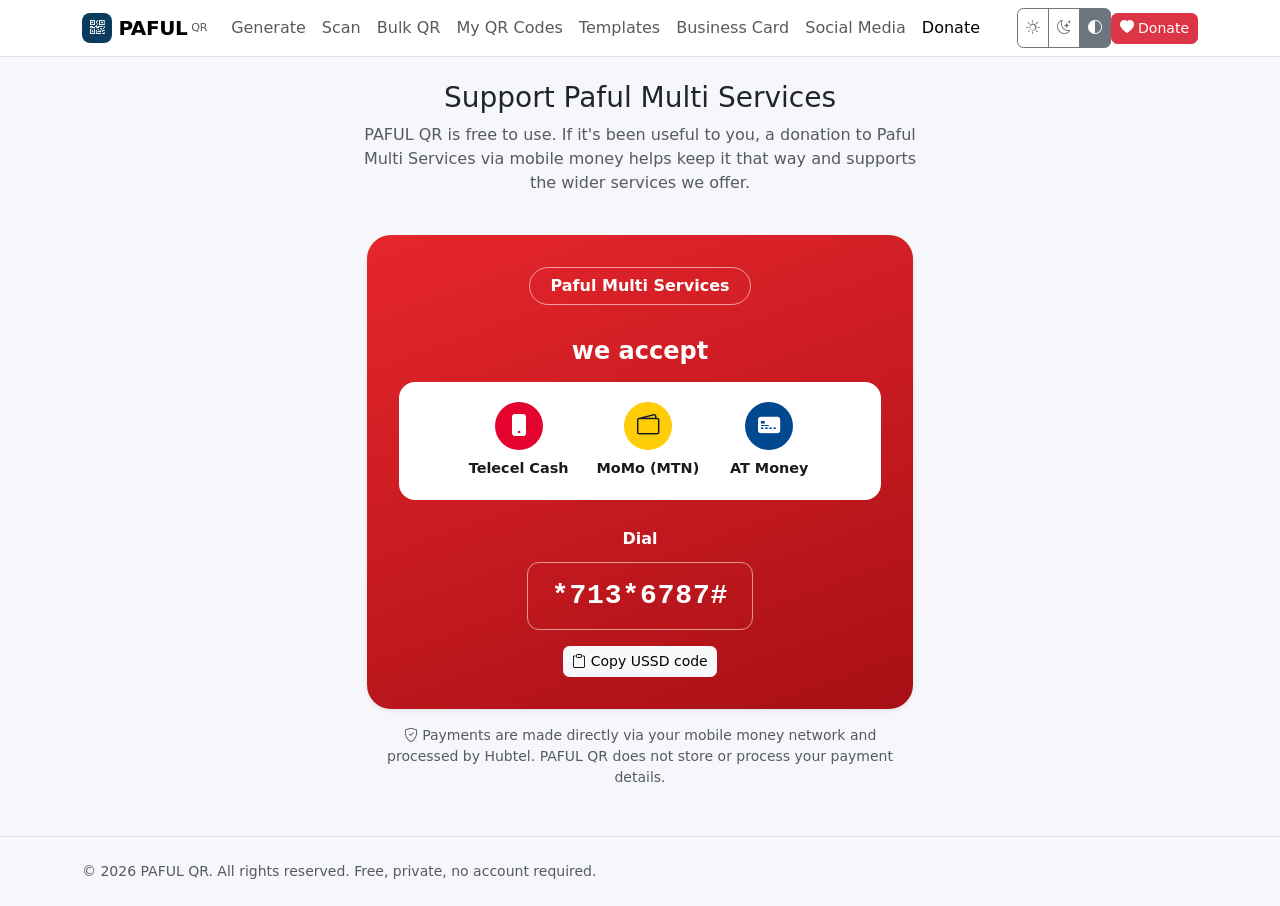
<file: donate.html>
<!DOCTYPE html>
<html lang="en">
<head>
  <meta charset="UTF-8">
  <meta name="viewport" content="width=device-width, initial-scale=1.0">
  <title>Donate | PAFUL QR</title>
  <meta name="description" content="Support Paful Multi Services and PAFUL QR via mobile money — Telecel Cash, MTN MoMo or AT Money.">
  <link rel="canonical" href="https://paful-qr.example.com/donate.html">
  <link rel="icon" type="image/svg+xml" href="assets/icons/favicon.svg">
  <link rel="apple-touch-icon" href="assets/icons/apple-touch-icon.png">
  <link rel="manifest" href="manifest.json">
  <meta name="theme-color" content="#0b3c5d">

  <link rel="stylesheet" href="https://cdn.jsdelivr.net/npm/bootstrap@5.3.3/dist/css/bootstrap.min.css">
  <link rel="stylesheet" href="https://cdn.jsdelivr.net/npm/bootstrap-icons@1.11.3/font/bootstrap-icons.min.css">
  <link rel="stylesheet" href="css/paful-qr.css">
  <link rel="stylesheet" href="css/print.css" media="print">
</head>
<body>
  <a class="visually-hidden-focusable" href="#main">Skip to content</a>

  <nav class="navbar navbar-expand-lg sticky-top bg-body border-bottom">
    <div class="container">
      <a class="navbar-brand d-flex align-items-center" href="index.html#top">
        <span class="brand-mark"><i class="bi bi-qr-code"></i></span>
        PAFUL<span class="brand-tag ms-1">QR</span>
      </a>
      <div class="d-flex align-items-center gap-2 order-lg-3">
        <a href="donate.html" class="btn btn-sm btn-danger d-flex align-items-center gap-1">
          <i class="bi bi-heart-fill"></i><span class="d-none d-sm-inline">Donate</span>
        </a>
        <button class="navbar-toggler" type="button" id="navToggle" data-bs-toggle="offcanvas" data-bs-target="#primaryNav" aria-controls="primaryNav" aria-label="Toggle navigation">
          <span class="navbar-toggler-icon"></span>
        </button>
      </div>

      <div class="offcanvas offcanvas-end order-lg-2" tabindex="-1" id="primaryNav" aria-labelledby="primaryNavLabel">
        <div class="offcanvas-header">
          <h2 class="offcanvas-title h6" id="primaryNavLabel">Menu</h2>
          <button type="button" class="btn-close" data-bs-dismiss="offcanvas" aria-label="Close"></button>
        </div>
        <div class="offcanvas-body">
          <ul class="navbar-nav flex-grow-1 mb-3 mb-lg-0">
            <li class="nav-item"><a class="nav-link" href="index.html#generator">Generate</a></li>
            <li class="nav-item"><a class="nav-link" href="scanner.html">Scan</a></li>
            <li class="nav-item"><a class="nav-link" href="bulk.html">Bulk QR</a></li>
            <li class="nav-item"><a class="nav-link" href="history.html">My QR Codes</a></li>
            <li class="nav-item"><a class="nav-link" href="templates.html">Templates</a></li>
            <li class="nav-item"><a class="nav-link" href="business-card.html">Business Card</a></li>
            <li class="nav-item"><a class="nav-link" href="social-media.html">Social Media</a></li>
            <li class="nav-item"><a class="nav-link active" aria-current="page" href="donate.html">Donate</a></li>
          </ul>
          <div class="btn-group" role="group" aria-label="Theme">
            <button type="button" class="btn btn-outline-secondary btn-sm" data-theme-option="light" aria-pressed="false" aria-label="Light mode"><i class="bi bi-sun"></i></button>
            <button type="button" class="btn btn-outline-secondary btn-sm" data-theme-option="dark" aria-pressed="false" aria-label="Dark mode"><i class="bi bi-moon-stars"></i></button>
            <button type="button" class="btn btn-outline-secondary btn-sm" data-theme-option="system" aria-pressed="false" aria-label="Match system theme"><i class="bi bi-circle-half"></i></button>
          </div>
        </div>
      </div>
    </div>
  </nav>

  <main id="main">
    <div class="container py-4 text-center">
      <h1 class="h3" id="donateHeading">Support Paful Multi Services</h1>
      <p class="text-body-secondary mx-auto" id="donateDescription" style="max-width: 560px;">
        PAFUL QR is free to use. If it's been useful to you, a donation to Paful Multi Services
        via mobile money helps keep it that way and supports the wider services we offer.
      </p>
    </div>

    <div class="container pb-5">
      <div class="row justify-content-center">
        <div class="col-lg-7 col-xl-6">
          <div class="donate-card shadow-sm">
            <span class="donate-pill mb-3">Paful Multi Services</span>
            <h2 class="h4 fw-bold mt-3 mb-3" id="paymentSectionTitle">we accept</h2>

            <div class="payment-methods mb-4" id="paymentMethods">
              <div class="payment-method" data-method="telecel">
                <span class="payment-icon" style="background:#e4032e;"><i class="bi bi-phone-fill"></i></span>
                <span class="method-label">Telecel Cash</span>
              </div>
              <div class="payment-method" data-method="momo">
                <span class="payment-icon" style="background:#ffcc08; color:#0f172a;"><i class="bi bi-wallet2"></i></span>
                <span class="method-label">MoMo (MTN)</span>
              </div>
              <div class="payment-method" data-method="at_money">
                <span class="payment-icon" style="background:#004990;"><i class="bi bi-credit-card-2-front-fill"></i></span>
                <span class="method-label">AT Money</span>
              </div>
            </div>

            <div class="donate-pill mb-2" style="border:none; padding: 0.2rem 1rem;">Dial</div>
            <div>
              <span class="ussd-box" id="ussdCode">*713*6787#</span>
            </div>
            <div class="mt-3">
              <button type="button" id="copyUssdBtn" class="btn btn-light btn-sm">
                <i class="bi bi-clipboard"></i> Copy USSD code
              </button>
            </div>
          </div>

          <p class="text-center text-body-secondary small mt-3 mb-0">
            <i class="bi bi-shield-check"></i> Payments are made directly via your mobile money network and processed by Hubtel. PAFUL QR does not store or process your payment details.
          </p>
        </div>
      </div>
    </div>
  </main>

  <footer class="border-top py-4">
    <div class="container d-flex flex-wrap justify-content-between align-items-center gap-2 small text-body-secondary">
      <span>© <span id="year"></span> PAFUL QR. All rights reserved. Free, private, no account required.</span>
      <button type="button" id="installBtn" class="btn btn-outline-secondary btn-sm" hidden><i class="bi bi-download"></i> Install App</button>
    </div>
  </footer>

  <div class="toast-container position-fixed end-0 p-3" style="top: 4.5rem; z-index: 1080;">
    <div id="appToast" class="toast align-items-center text-bg-primary border-0" role="status" aria-live="polite" aria-atomic="true">
      <div class="d-flex">
        <div class="toast-body"></div>
        <button type="button" class="btn-close btn-close-white me-2 m-auto" data-bs-dismiss="toast" aria-label="Close"></button>
      </div>
    </div>
  </div>

  <script src="https://cdn.jsdelivr.net/npm/bootstrap@5.3.3/dist/js/bootstrap.bundle.min.js"></script>
  <script src="js/utils.js"></script>
  <script src="js/theme.js"></script>
  <script src="js/toast.js"></script>
  <script src="js/sharing.js"></script>
  <script src="js/donate-page.js"></script>
  <script src="js/pwa.js"></script>
</body>
</html>
</file>
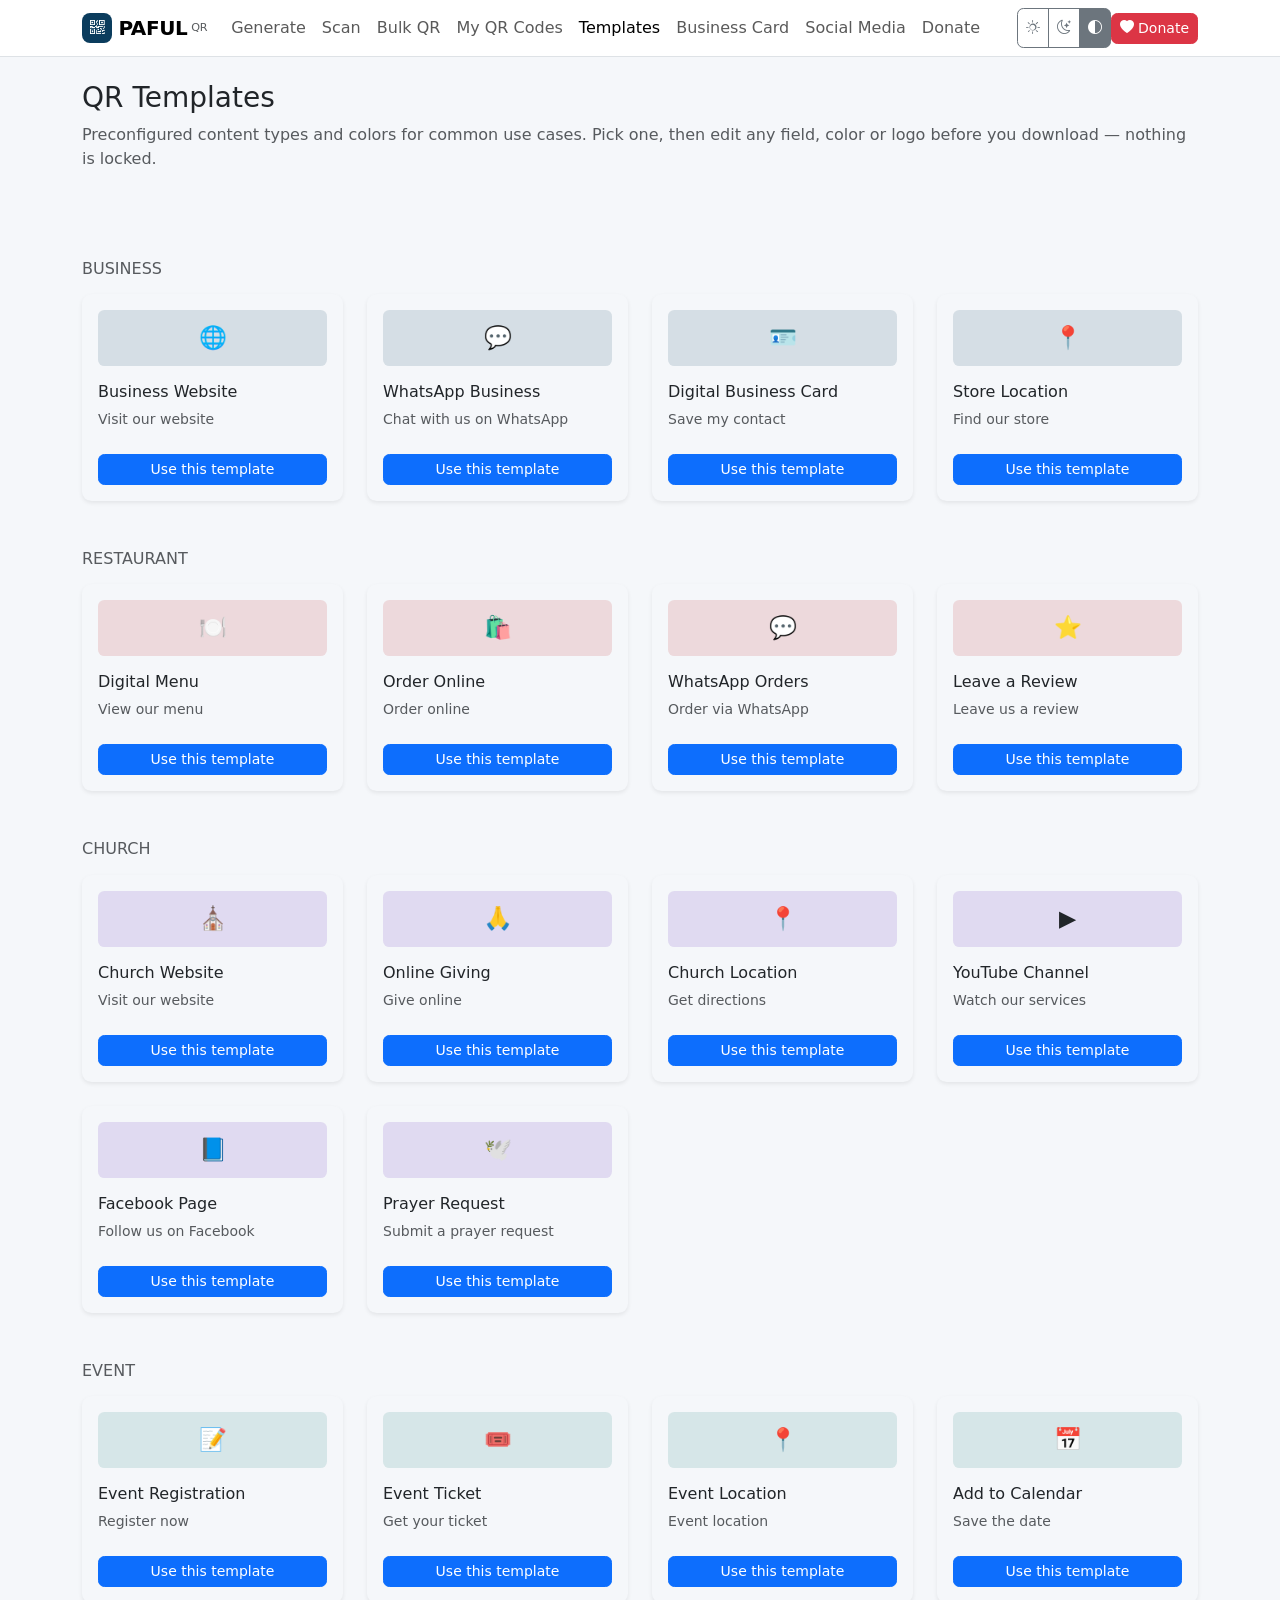
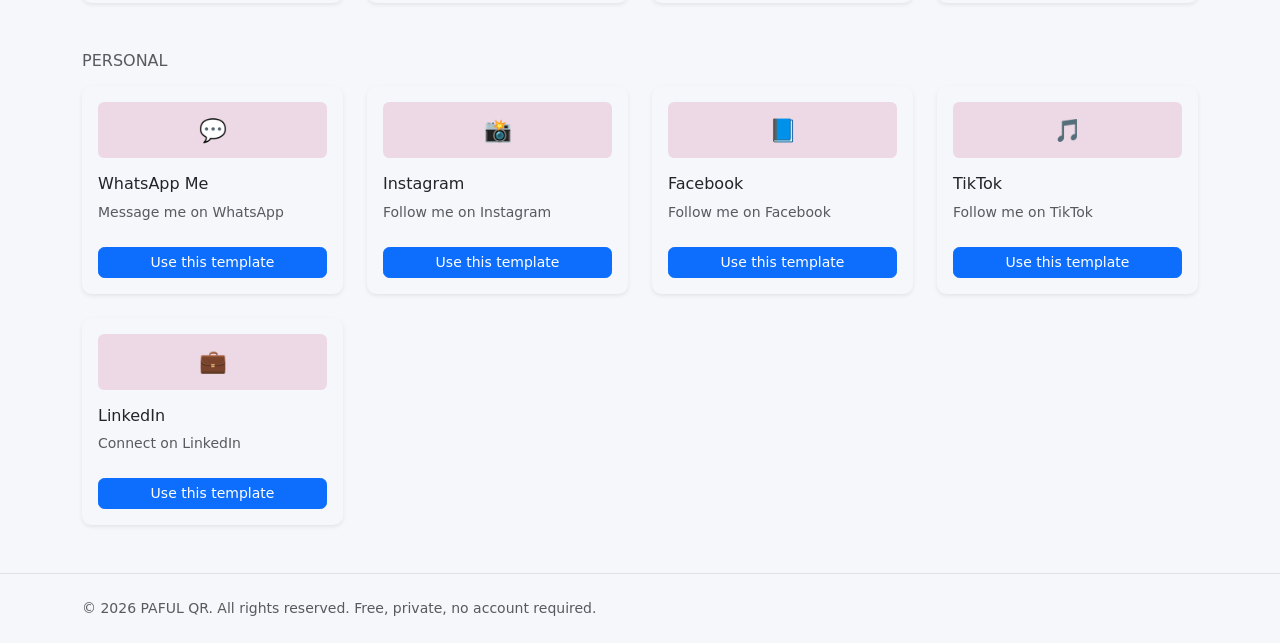
<file: templates.html>
<!DOCTYPE html>
<html lang="en">
<head>
  <meta charset="UTF-8">
  <meta name="viewport" content="width=device-width, initial-scale=1.0">
  <title>QR Templates | PAFUL QR</title>
  <meta name="description" content="Ready-made QR code presets for business, restaurants, churches, events and personal profiles — pick one and edit anything before you download.">
  <link rel="canonical" href="https://paful-qr.example.com/templates.html">
  <link rel="icon" type="image/svg+xml" href="assets/icons/favicon.svg">
  <link rel="apple-touch-icon" href="assets/icons/apple-touch-icon.png">
  <link rel="manifest" href="manifest.json">
  <meta name="theme-color" content="#0b3c5d">

  <link rel="stylesheet" href="https://cdn.jsdelivr.net/npm/bootstrap@5.3.3/dist/css/bootstrap.min.css">
  <link rel="stylesheet" href="https://cdn.jsdelivr.net/npm/bootstrap-icons@1.11.3/font/bootstrap-icons.min.css">
  <link rel="stylesheet" href="css/paful-qr.css">
  <link rel="stylesheet" href="css/print.css" media="print">
</head>
<body>
  <a class="visually-hidden-focusable" href="#main">Skip to content</a>

  <nav class="navbar navbar-expand-lg sticky-top bg-body border-bottom">
    <div class="container">
      <a class="navbar-brand d-flex align-items-center" href="index.html#top">
        <span class="brand-mark"><i class="bi bi-qr-code"></i></span>
        PAFUL<span class="brand-tag ms-1">QR</span>
      </a>
      <div class="d-flex align-items-center gap-2 order-lg-3">
        <a href="donate.html" class="btn btn-sm btn-danger d-flex align-items-center gap-1">
          <i class="bi bi-heart-fill"></i><span class="d-none d-sm-inline">Donate</span>
        </a>
        <button class="navbar-toggler" type="button" id="navToggle" data-bs-toggle="offcanvas" data-bs-target="#primaryNav" aria-controls="primaryNav" aria-label="Toggle navigation">
          <span class="navbar-toggler-icon"></span>
        </button>
      </div>

      <div class="offcanvas offcanvas-end order-lg-2" tabindex="-1" id="primaryNav" aria-labelledby="primaryNavLabel">
        <div class="offcanvas-header">
          <h2 class="offcanvas-title h6" id="primaryNavLabel">Menu</h2>
          <button type="button" class="btn-close" data-bs-dismiss="offcanvas" aria-label="Close"></button>
        </div>
        <div class="offcanvas-body">
          <ul class="navbar-nav flex-grow-1 mb-3 mb-lg-0">
            <li class="nav-item"><a class="nav-link" href="index.html#generator">Generate</a></li>
            <li class="nav-item"><a class="nav-link" href="scanner.html">Scan</a></li>
            <li class="nav-item"><a class="nav-link" href="bulk.html">Bulk QR</a></li>
            <li class="nav-item"><a class="nav-link" href="history.html">My QR Codes</a></li>
            <li class="nav-item"><a class="nav-link active" aria-current="page" href="templates.html">Templates</a></li>
            <li class="nav-item"><a class="nav-link" href="business-card.html">Business Card</a></li>
            <li class="nav-item"><a class="nav-link" href="social-media.html">Social Media</a></li>
            <li class="nav-item"><a class="nav-link" href="donate.html">Donate</a></li>
          </ul>
          <div class="btn-group" role="group" aria-label="Theme">
            <button type="button" class="btn btn-outline-secondary btn-sm" data-theme-option="light" aria-pressed="false" aria-label="Light mode"><i class="bi bi-sun"></i></button>
            <button type="button" class="btn btn-outline-secondary btn-sm" data-theme-option="dark" aria-pressed="false" aria-label="Dark mode"><i class="bi bi-moon-stars"></i></button>
            <button type="button" class="btn btn-outline-secondary btn-sm" data-theme-option="system" aria-pressed="false" aria-label="Match system theme"><i class="bi bi-circle-half"></i></button>
          </div>
        </div>
      </div>
    </div>
  </nav>

  <main id="main">
    <div class="container py-4">
      <h1 class="h3">QR Templates</h1>
      <p class="text-body-secondary">Preconfigured content types and colors for common use cases. Pick one, then edit any field, color or logo before you download — nothing is locked.</p>
    </div>

    <div class="container pb-5">
      <div id="templateGroups"></div>
    </div>
  </main>

  <footer class="border-top py-4">
    <div class="container d-flex flex-wrap justify-content-between align-items-center gap-2 small text-body-secondary">
      <span>© <span id="year"></span> PAFUL QR. All rights reserved. Free, private, no account required.</span>
      <button type="button" id="installBtn" class="btn btn-outline-secondary btn-sm" hidden><i class="bi bi-download"></i> Install App</button>
    </div>
  </footer>

  <div class="toast-container position-fixed end-0 p-3" style="top: 4.5rem; z-index: 1080;">
    <div id="appToast" class="toast align-items-center text-bg-primary border-0" role="status" aria-live="polite" aria-atomic="true">
      <div class="d-flex">
        <div class="toast-body"></div>
        <button type="button" class="btn-close btn-close-white me-2 m-auto" data-bs-dismiss="toast" aria-label="Close"></button>
      </div>
    </div>
  </div>

  <script src="https://cdn.jsdelivr.net/npm/bootstrap@5.3.3/dist/js/bootstrap.bundle.min.js"></script>
  <script src="js/config.js"></script>
  <script src="js/utils.js"></script>
  <script src="js/storage.js"></script>
  <script src="js/theme.js"></script>
  <script src="js/toast.js"></script>
  <script src="js/qr-history.js"></script>
  <script src="js/templates.js"></script>
  <script src="js/templates-page.js"></script>
  <script src="js/pwa.js"></script>
</body>
</html>
</file>
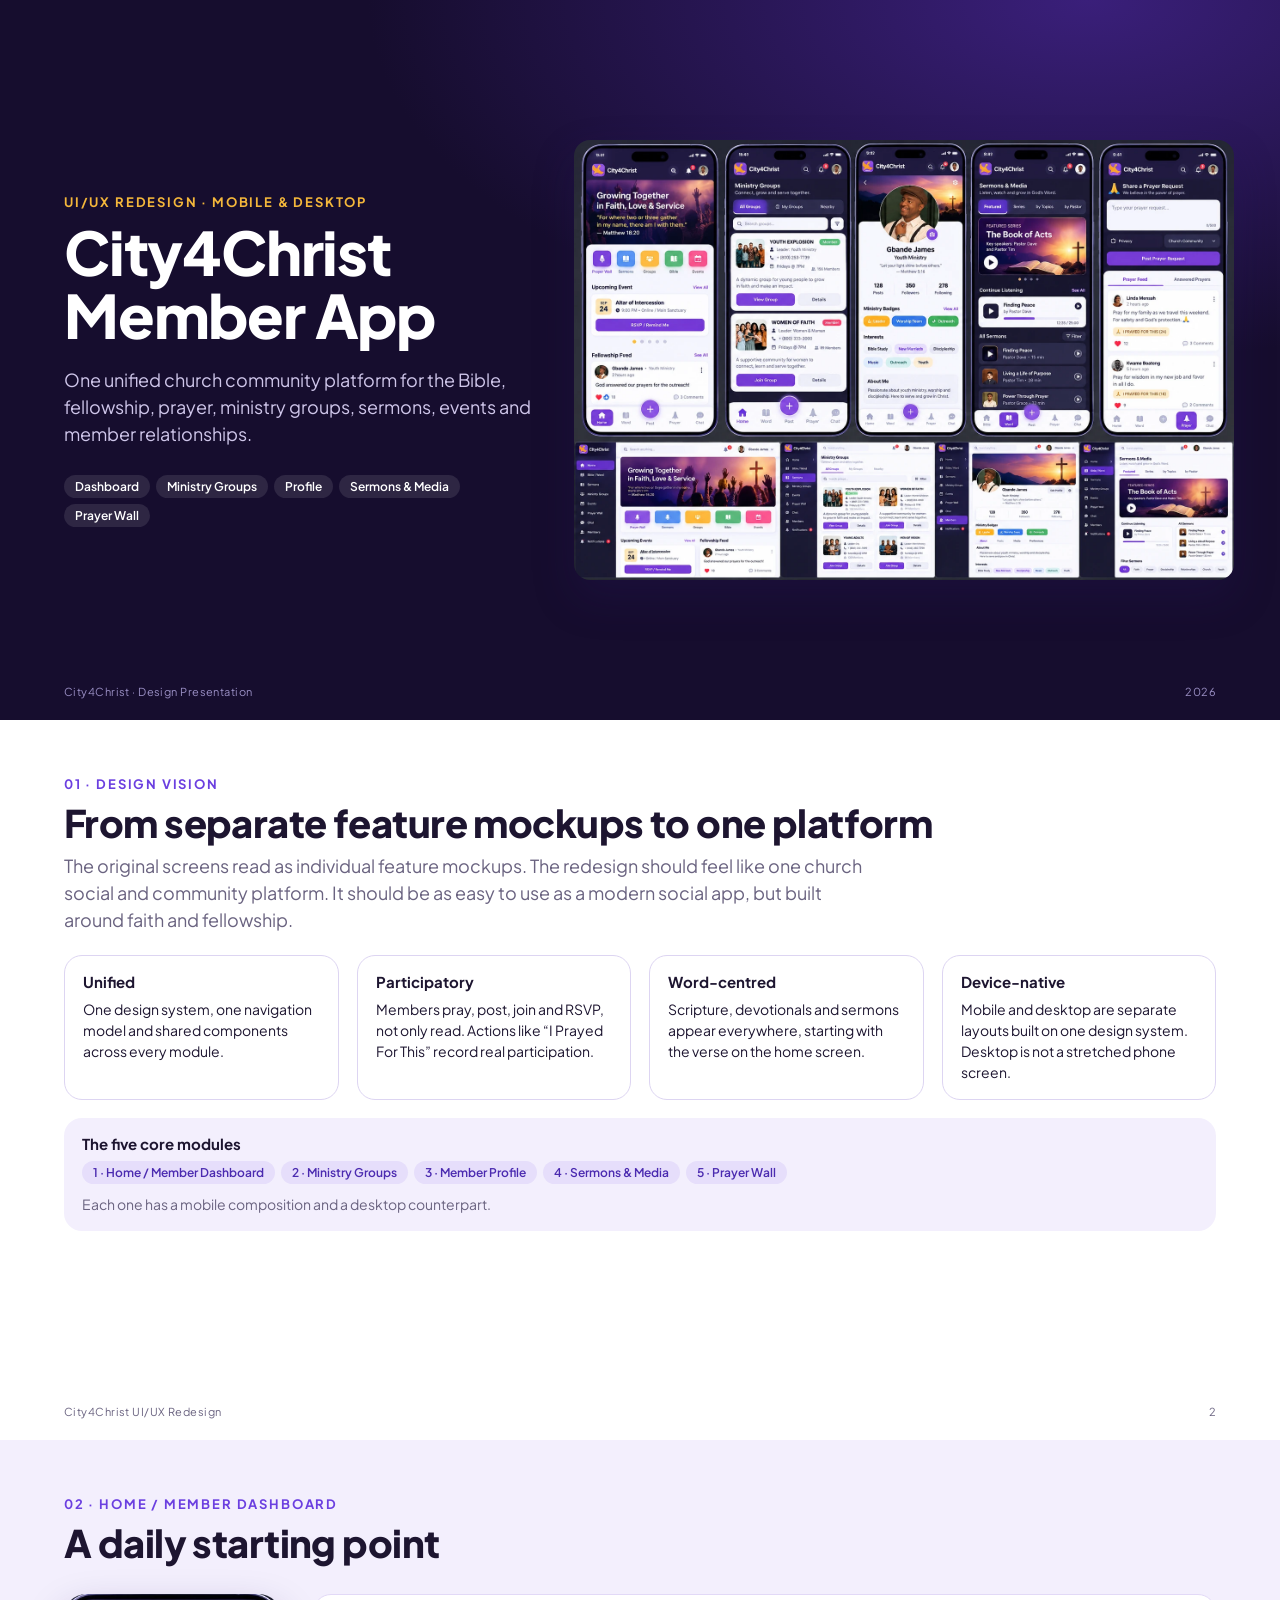
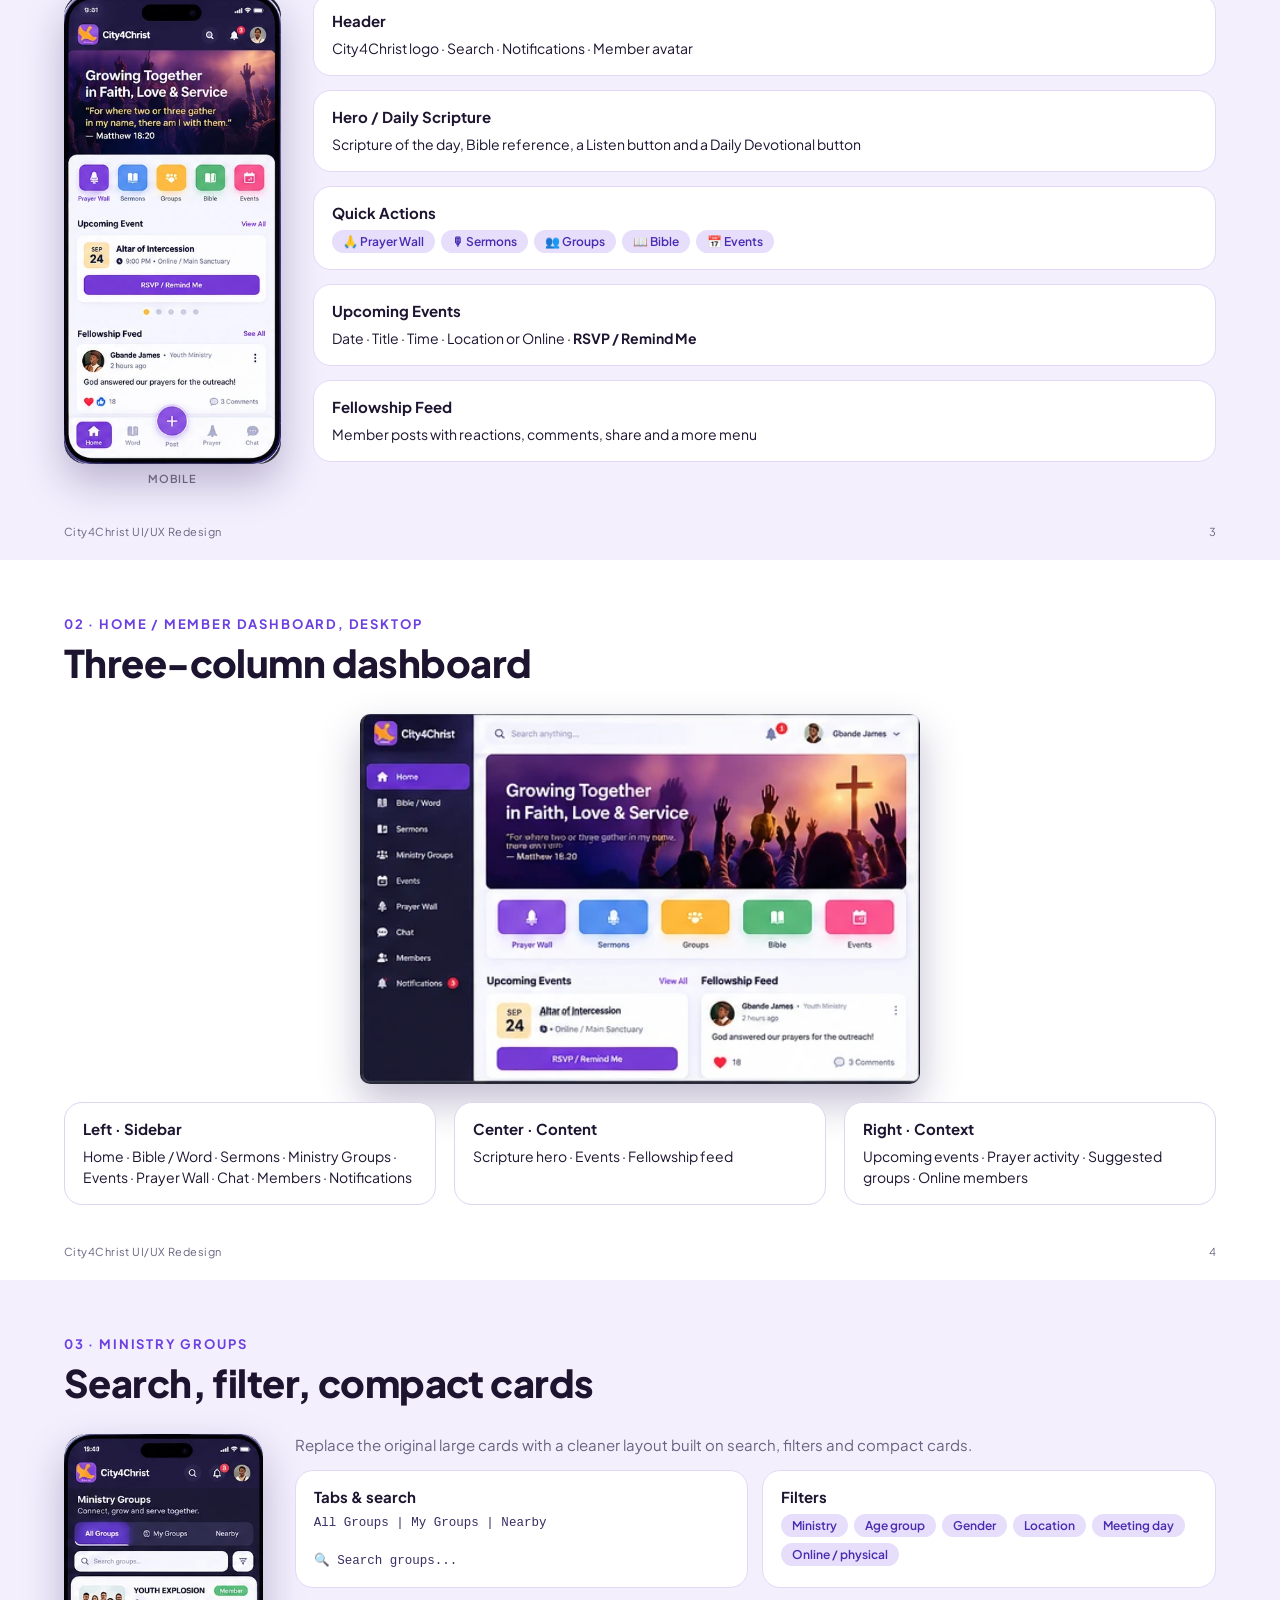
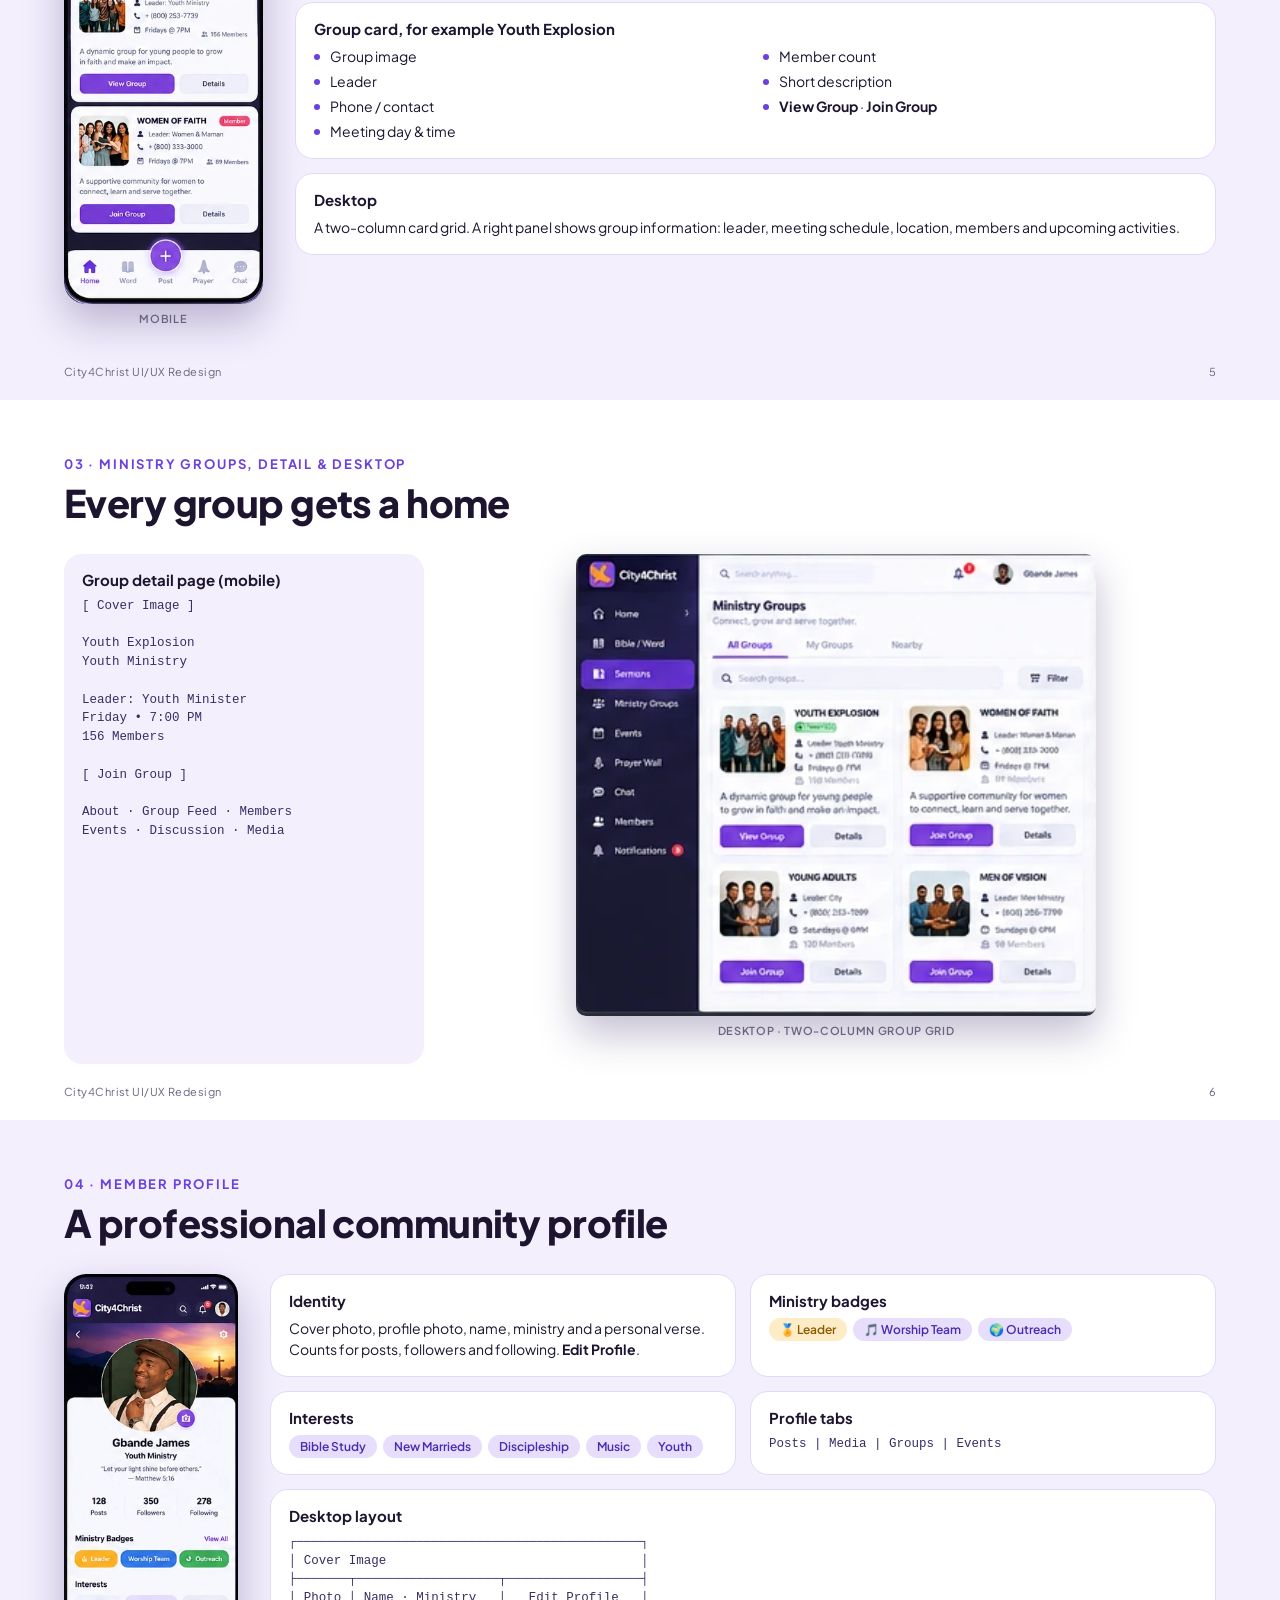
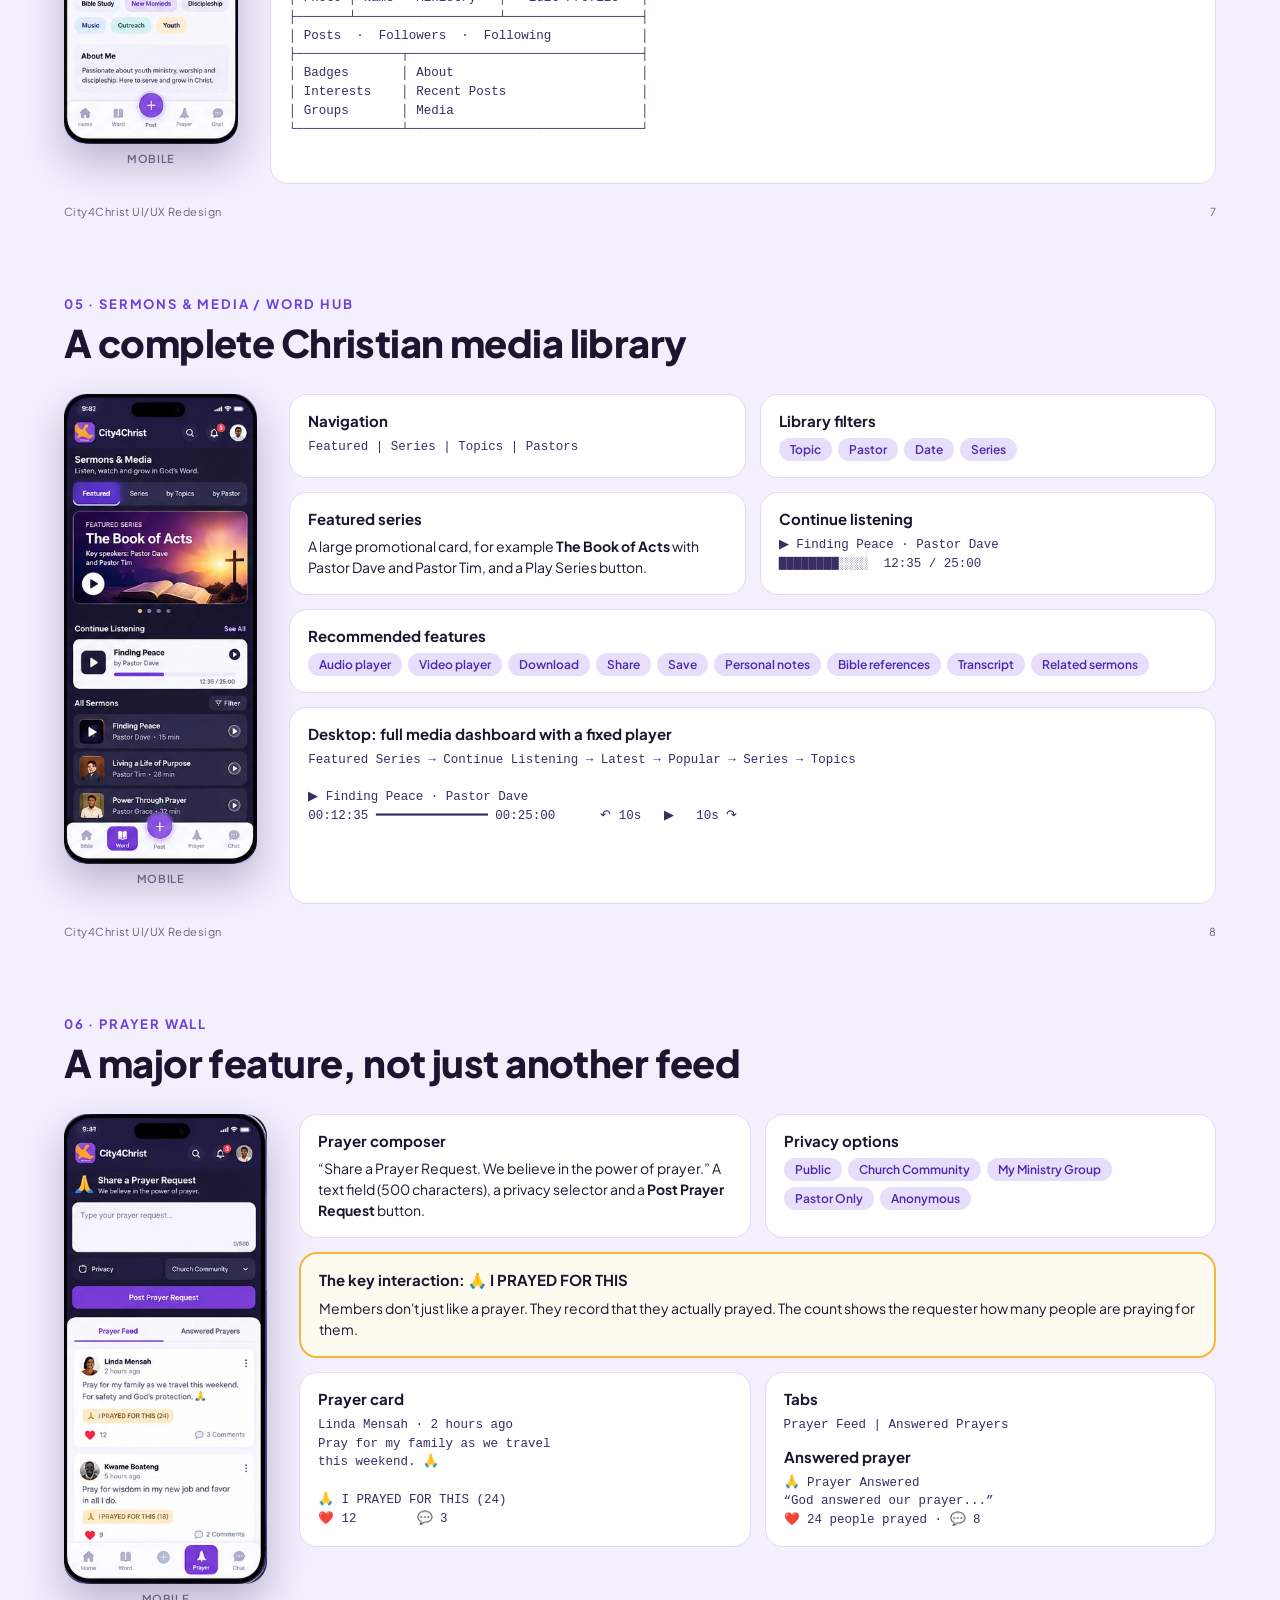
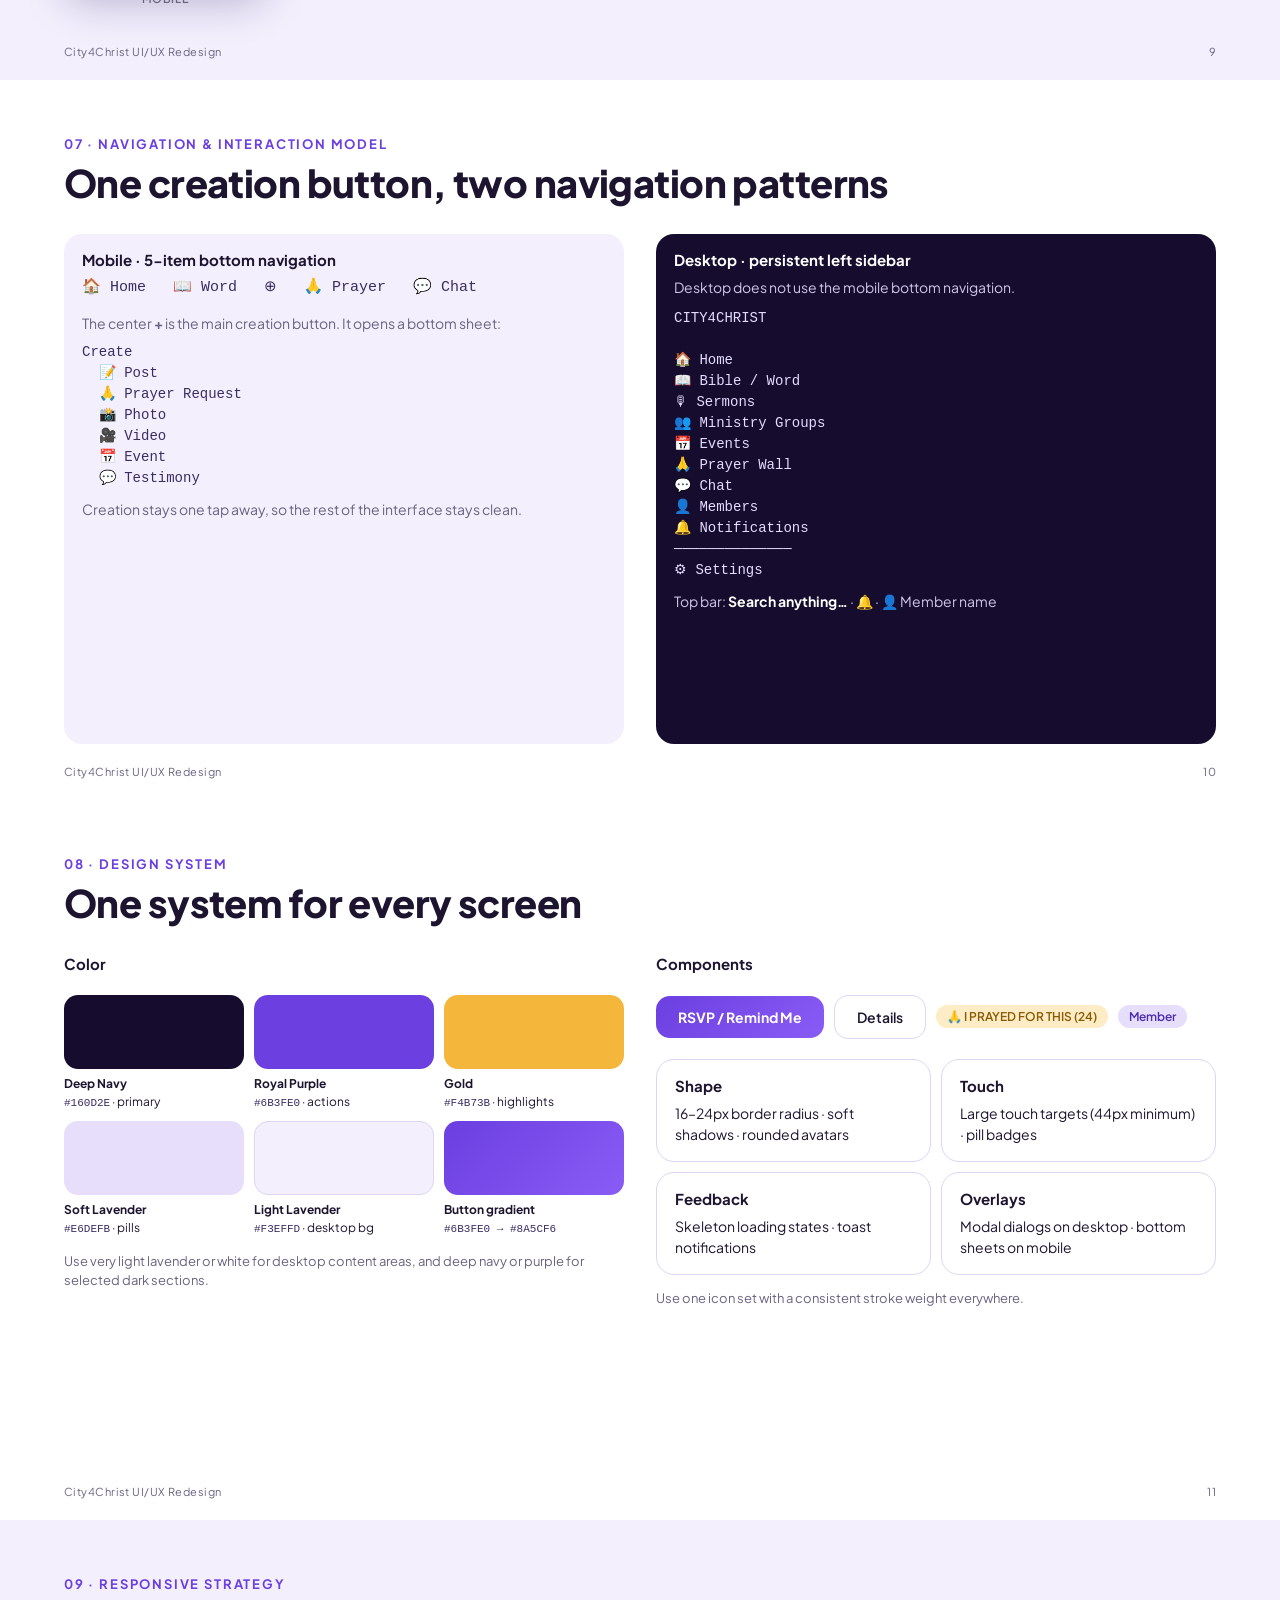
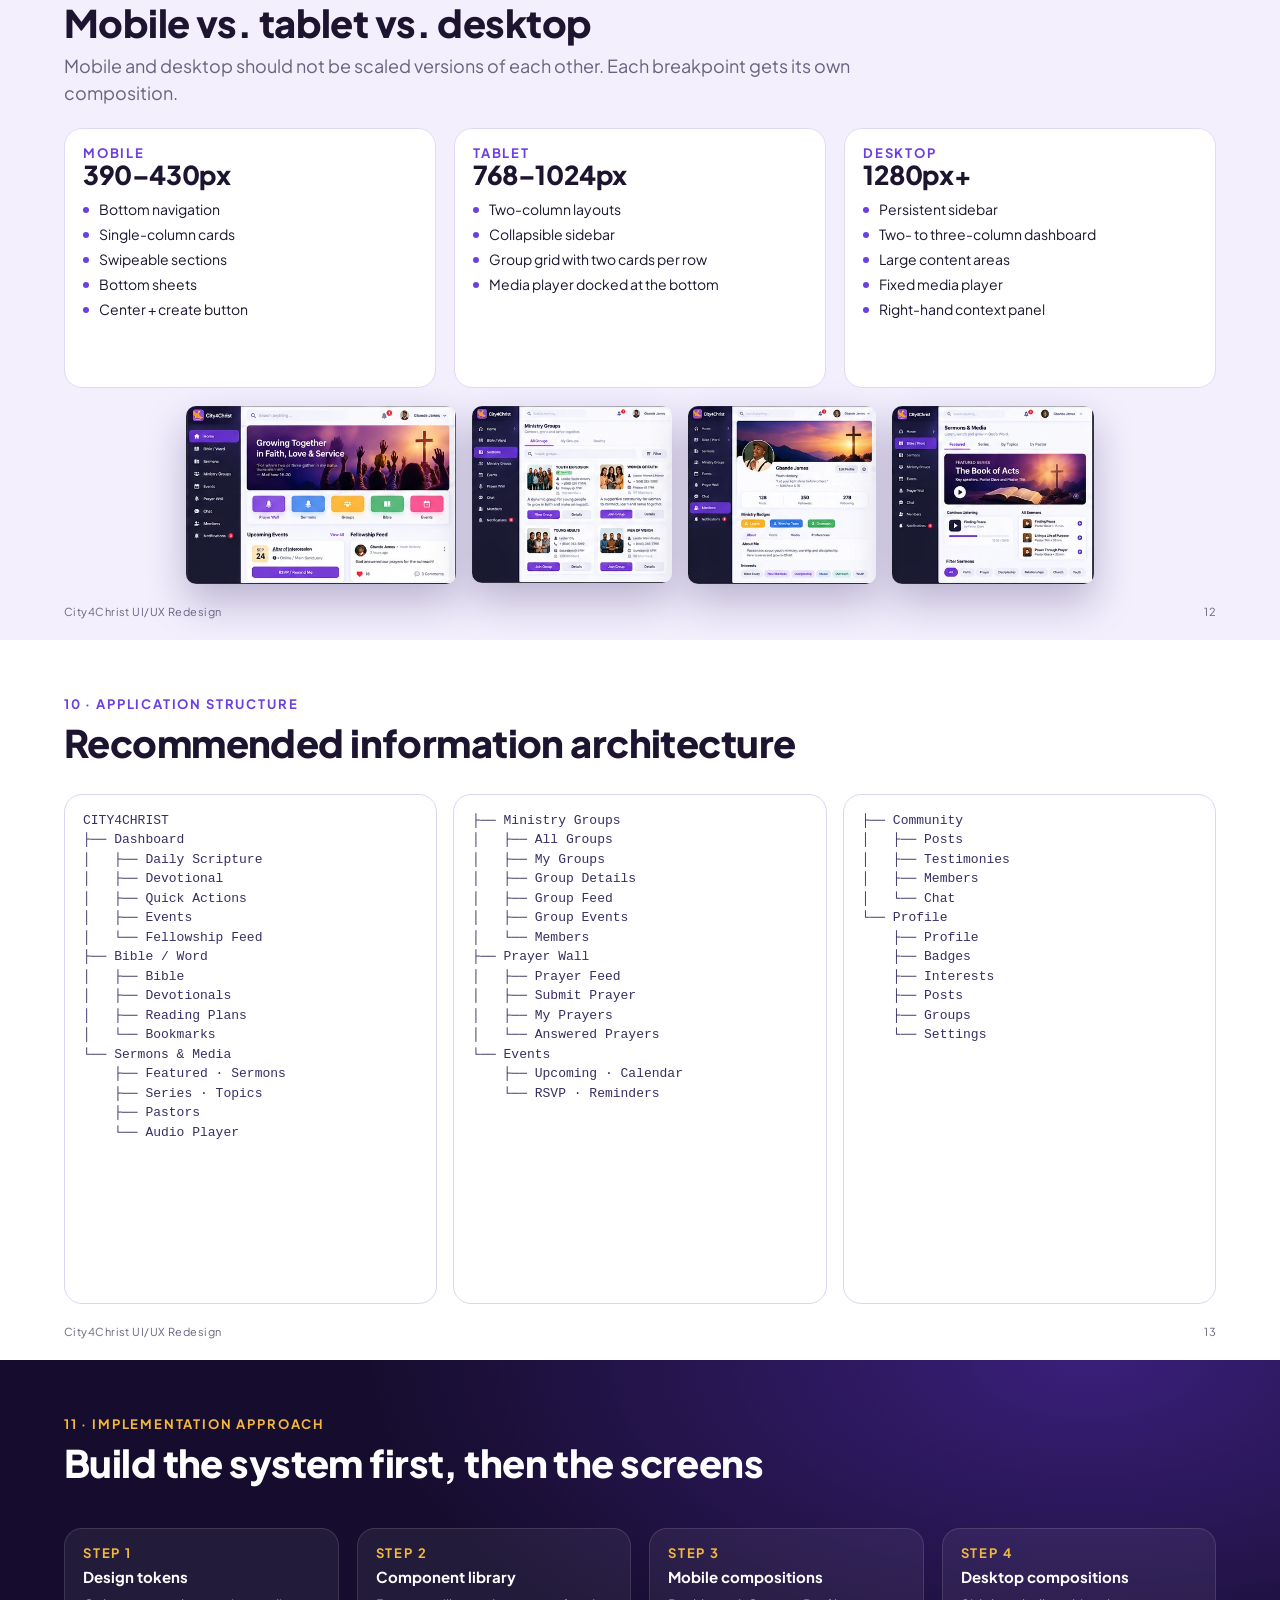
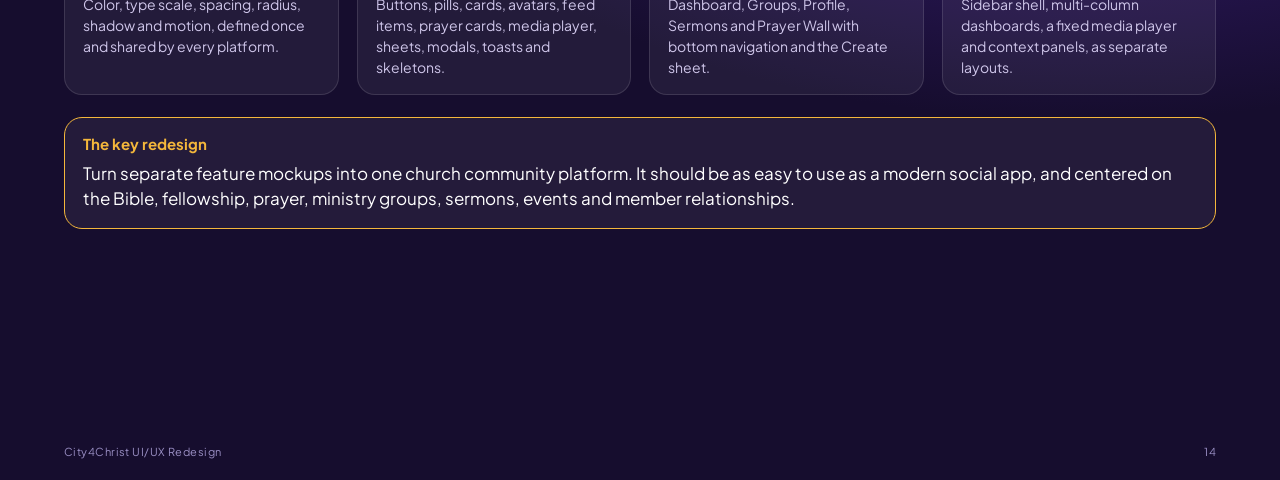
<file: city4christ-redesign/deck.html>
<!DOCTYPE html>
<html lang="en">
<head>
<meta charset="utf-8">
<title>City4Christ UI/UX Redesign</title>
<style>
  @font-face { font-family: "Plus Jakarta Sans"; src: url("fonts/PlusJakartaSans.woff2") format("woff2"); font-weight: 200 800; font-style: normal; }
  :root {
    --navy: #160d2e;
    --navy-2: #241647;
    --purple: #6b3fe0;
    --purple-2: #8a5cf6;
    --gold: #f4b73b;
    --lav: #f3effd;
    --lav-2: #e6defb;
    --ink: #1d1530;
    --muted: #6a6380;
    --line: #ddd5f2;
  }
  @page { size: 1280px 720px; margin: 0; }
  * { box-sizing: border-box; margin: 0; padding: 0; }
  html, body { background: #fff; }
  body { font-family: "Plus Jakarta Sans", system-ui, sans-serif; color: var(--ink); -webkit-print-color-adjust: exact; print-color-adjust: exact; }

  .slide {
    width: 1280px; height: 720px; position: relative; overflow: hidden;
    page-break-after: always; break-after: page;
    background: #fff; padding: 56px 64px;
    display: flex; flex-direction: column;
  }
  .slide:last-child { page-break-after: auto; break-after: auto; }
  .dark { background: radial-gradient(1200px 600px at 85% 0%, #3a1f7a 0%, var(--navy) 60%); color: #fff; }
  .soft { background: var(--lav); }

  .kicker { font-size: 13px; font-weight: 700; letter-spacing: .14em; text-transform: uppercase; color: var(--purple); margin-bottom: 10px; }
  .dark .kicker { color: var(--gold); }
  h1 { font-size: 60px; line-height: 1.05; font-weight: 800; letter-spacing: -.02em; }
  h2 { font-size: 38px; line-height: 1.1; font-weight: 800; letter-spacing: -.015em; margin-bottom: 8px; }
  h3 { font-size: 15px; font-weight: 700; margin-bottom: 8px; color: var(--ink); }
  .dark h3 { color: #fff; }
  .lead { font-size: 18px; line-height: 1.5; color: var(--muted); max-width: 820px; }
  .dark .lead { color: #cfc6ea; }
  p, li { font-size: 14px; line-height: 1.5; }
  ul { list-style: none; }
  ul.dots li { padding-left: 16px; position: relative; margin-bottom: 4px; }
  ul.dots li::before { content: ""; position: absolute; left: 0; top: 8px; width: 6px; height: 6px; border-radius: 50%; background: var(--purple); }
  .dark ul.dots li::before { background: var(--gold); }

  .footer { position: absolute; left: 64px; right: 64px; bottom: 22px; display: flex; justify-content: space-between; font-size: 11px; color: var(--muted); letter-spacing: .04em; }
  .dark .footer { color: #9a8fc4; }

  .row { display: flex; gap: 32px; flex: 1; min-height: 0; margin-top: 22px; }
  .col { display: flex; flex-direction: column; gap: 14px; min-width: 0; }
  .card { background: #fff; border: 1px solid var(--line); border-radius: 18px; padding: 16px 18px; }
  .soft .card { border-color: #e2d9f7; }
  .dark .card { background: rgba(255,255,255,.06); border-color: rgba(255,255,255,.12); }
  .pills { display: flex; flex-wrap: wrap; gap: 6px; }
  .pill { font-size: 12px; font-weight: 600; padding: 4px 11px; border-radius: 999px; background: var(--lav-2); color: #4b2bb0; }
  .pill.gold { background: #fdecc5; color: #8a5a00; }
  .dark .pill { background: rgba(255,255,255,.1); color: #fff; }
  pre, .mono { font-family: ui-monospace, "SFMono-Regular", Menlo, monospace; font-size: 12.5px; line-height: 1.5; color: #3a2d63; white-space: pre; }
  .dark pre { color: #e3dcff; }

  /* Screenshot crops from the mockup sheet (1536 x 1024) */
  .shot { border-radius: 22px; background-image: url("mockups.webp"); background-repeat: no-repeat; box-shadow: 0 18px 40px rgba(40,20,90,.28); flex: none; }
  .shot.desk { border-radius: 10px; }
  .cap { font-size: 11px; font-weight: 600; color: var(--muted); text-align: center; margin-top: 8px; letter-spacing: .06em; text-transform: uppercase; }
  .dark .cap { color: #b5a9dd; }

  .num { font-size: 12px; font-weight: 800; color: var(--purple); background: var(--lav-2); width: 26px; height: 26px; border-radius: 8px; display: inline-flex; align-items: center; justify-content: center; margin-right: 10px; }
</style>
</head>
<body>

<!-- 1. Cover -->
<section class="slide dark">
  <div style="display:flex;gap:40px;height:100%;align-items:center">
    <div style="flex:0 0 470px">
      <div class="kicker">UI/UX Redesign · Mobile &amp; Desktop</div>
      <h1>City4Christ<br>Member App</h1>
      <p class="lead" style="margin-top:20px">One unified church community platform for the Bible, fellowship, prayer, ministry groups, sermons, events and member relationships.</p>
      <div class="pills" style="margin-top:28px">
        <span class="pill">Dashboard</span><span class="pill">Ministry Groups</span><span class="pill">Profile</span><span class="pill">Sermons &amp; Media</span><span class="pill">Prayer Wall</span>
      </div>
    </div>
    <div class="shot" data-crop="0,0,1536,1024" data-w="660" style="border-radius:16px"></div>
  </div>
  <div class="footer"><span>City4Christ · Design Presentation</span><span>2026</span></div>
</section>

<!-- 2. Vision -->
<section class="slide">
  <div class="kicker">01 · Design Vision</div>
  <h2>From separate feature mockups to one platform</h2>
  <p class="lead">The original screens read as individual feature mockups. The redesign should feel like one church social and community platform. It should be as easy to use as a modern social app, but built around faith and fellowship.</p>
  <div class="row" style="gap:18px;flex:none">
    <div class="card" style="flex:1"><h3>Unified</h3><p>One design system, one navigation model and shared components across every module.</p></div>
    <div class="card" style="flex:1"><h3>Participatory</h3><p>Members pray, post, join and RSVP, not only read. Actions like “I Prayed For This” record real participation.</p></div>
    <div class="card" style="flex:1"><h3>Word-centred</h3><p>Scripture, devotionals and sermons appear everywhere, starting with the verse on the home screen.</p></div>
    <div class="card" style="flex:1"><h3>Device-native</h3><p>Mobile and desktop are separate layouts built on one design system. Desktop is not a stretched phone screen.</p></div>
  </div>
  <div class="card soft" style="margin-top:18px;background:var(--lav);border:none">
    <h3>The five core modules</h3>
    <div class="pills"><span class="pill">1 · Home / Member Dashboard</span><span class="pill">2 · Ministry Groups</span><span class="pill">3 · Member Profile</span><span class="pill">4 · Sermons &amp; Media</span><span class="pill">5 · Prayer Wall</span></div>
    <p style="margin-top:10px;color:var(--muted)">Each one has a mobile composition and a desktop counterpart.</p>
  </div>
  <div class="footer"><span>City4Christ UI/UX Redesign</span><span>2</span></div>
</section>

<!-- 3. Home -->
<section class="slide soft">
  <div class="kicker">02 · Home / Member Dashboard</div>
  <h2>A daily starting point</h2>
  <div class="row">
    <div><div class="shot" data-crop="22,12,312,676" data-h="470"></div><div class="cap">Mobile</div></div>
    <div class="col" style="flex:1">
      <div class="card"><h3>Header</h3><p>City4Christ logo · Search · Notifications · Member avatar</p></div>
      <div class="card"><h3>Hero / Daily Scripture</h3><p>Scripture of the day, Bible reference, a Listen button and a Daily Devotional button</p></div>
      <div class="card"><h3>Quick Actions</h3><div class="pills"><span class="pill">🙏 Prayer Wall</span><span class="pill">🎙 Sermons</span><span class="pill">👥 Groups</span><span class="pill">📖 Bible</span><span class="pill">📅 Events</span></div></div>
      <div class="card"><h3>Upcoming Events</h3><p>Date · Title · Time · Location or Online · <b>RSVP / Remind Me</b></p></div>
      <div class="card"><h3>Fellowship Feed</h3><p>Member posts with reactions, comments, share and a more menu</p></div>
    </div>
  </div>
  <div class="footer"><span>City4Christ UI/UX Redesign</span><span>3</span></div>
</section>

<!-- 4. Home desktop -->
<section class="slide">
  <div class="kicker">02 · Home / Member Dashboard, Desktop</div>
  <h2>Three-column dashboard</h2>
  <div class="row" style="flex-direction:column;gap:18px">
    <div class="shot desk" data-crop="0,703,481,318" data-w="560" style="align-self:center"></div>
    <div style="display:flex;gap:18px">
      <div class="card" style="flex:1"><h3>Left · Sidebar</h3><p>Home · Bible / Word · Sermons · Ministry Groups · Events · Prayer Wall · Chat · Members · Notifications</p></div>
      <div class="card" style="flex:1"><h3>Center · Content</h3><p>Scripture hero · Events · Fellowship feed</p></div>
      <div class="card" style="flex:1"><h3>Right · Context</h3><p>Upcoming events · Prayer activity · Suggested groups · Online members</p></div>
    </div>
  </div>
  <div class="footer"><span>City4Christ UI/UX Redesign</span><span>4</span></div>
</section>

<!-- 5. Groups -->
<section class="slide soft">
  <div class="kicker">03 · Ministry Groups</div>
  <h2>Search, filter, compact cards</h2>
  <div class="row">
    <div><div class="shot" data-crop="355,12,286,676" data-h="470"></div><div class="cap">Mobile</div></div>
    <div class="col" style="flex:1">
      <p class="lead" style="font-size:15px">Replace the original large cards with a cleaner layout built on search, filters and compact cards.</p>
      <div style="display:flex;gap:14px">
        <div class="card" style="flex:1"><h3>Tabs &amp; search</h3><pre>All Groups | My Groups | Nearby

🔍 Search groups...</pre></div>
        <div class="card" style="flex:1"><h3>Filters</h3><div class="pills"><span class="pill">Ministry</span><span class="pill">Age group</span><span class="pill">Gender</span><span class="pill">Location</span><span class="pill">Meeting day</span><span class="pill">Online / physical</span></div></div>
      </div>
      <div class="card"><h3>Group card, for example Youth Explosion</h3>
        <ul class="dots" style="columns:2">
          <li>Group image</li><li>Leader</li><li>Phone / contact</li><li>Meeting day &amp; time</li><li>Member count</li><li>Short description</li><li><b>View Group</b> · <b>Join Group</b></li>
        </ul>
      </div>
      <div class="card"><h3>Desktop</h3><p>A two-column card grid. A right panel shows group information: leader, meeting schedule, location, members and upcoming activities.</p></div>
    </div>
  </div>
  <div class="footer"><span>City4Christ UI/UX Redesign</span><span>5</span></div>
</section>

<!-- 6. Group detail -->
<section class="slide">
  <div class="kicker">03 · Ministry Groups, Detail &amp; Desktop</div>
  <h2>Every group gets a home</h2>
  <div class="row">
    <div class="card" style="flex:0 0 360px;background:var(--lav);border:none">
      <h3>Group detail page (mobile)</h3>
<pre>[ Cover Image ]

Youth Explosion
Youth Ministry

Leader: Youth Minister
Friday • 7:00 PM
156 Members

[ Join Group ]

About · Group Feed · Members
Events · Discussion · Media</pre>
    </div>
    <div style="flex:1;display:flex;flex-direction:column;align-items:center">
      <div class="shot desk" data-crop="481,703,358,318" data-w="520"></div>
      <div class="cap">Desktop · two-column group grid</div>
    </div>
  </div>
  <div class="footer"><span>City4Christ UI/UX Redesign</span><span>6</span></div>
</section>

<!-- 7. Profile -->
<section class="slide soft">
  <div class="kicker">04 · Member Profile</div>
  <h2>A professional community profile</h2>
  <div class="row">
    <div><div class="shot" data-crop="658,12,250,676" data-h="470"></div><div class="cap">Mobile</div></div>
    <div class="col" style="flex:1">
      <div style="display:flex;gap:14px">
        <div class="card" style="flex:1"><h3>Identity</h3><p>Cover photo, profile photo, name, ministry and a personal verse. Counts for posts, followers and following. <b>Edit Profile</b>.</p></div>
        <div class="card" style="flex:1"><h3>Ministry badges</h3><div class="pills"><span class="pill gold">🏅 Leader</span><span class="pill">🎵 Worship Team</span><span class="pill">🌍 Outreach</span></div></div>
      </div>
      <div style="display:flex;gap:14px">
        <div class="card" style="flex:1"><h3>Interests</h3><div class="pills"><span class="pill">Bible Study</span><span class="pill">New Marrieds</span><span class="pill">Discipleship</span><span class="pill">Music</span><span class="pill">Youth</span></div></div>
        <div class="card" style="flex:1"><h3>Profile tabs</h3><pre>Posts | Media | Groups | Events</pre></div>
      </div>
      <div class="card" style="flex:1"><h3>Desktop layout</h3>
<pre>┌──────────────────────────────────────────────┐
│ Cover Image                                  │
├───────┬───────────────────┬──────────────────┤
│ Photo │ Name · Ministry   │   Edit Profile   │
├───────┴───────────────────┴──────────────────┤
│ Posts  ·  Followers  ·  Following            │
├──────────────┬───────────────────────────────┤
│ Badges       │ About                         │
│ Interests    │ Recent Posts                  │
│ Groups       │ Media                         │
└──────────────┴───────────────────────────────┘</pre></div>
    </div>
  </div>
  <div class="footer"><span>City4Christ UI/UX Redesign</span><span>7</span></div>
</section>

<!-- 8. Sermons -->
<section class="slide soft">
  <div class="kicker">05 · Sermons &amp; Media / Word Hub</div>
  <h2>A complete Christian media library</h2>
  <div class="row">
    <div><div class="shot" data-crop="928,12,278,676" data-h="470"></div><div class="cap">Mobile</div></div>
    <div class="col" style="flex:1">
      <div style="display:flex;gap:14px">
        <div class="card" style="flex:1"><h3>Navigation</h3><pre>Featured | Series | Topics | Pastors</pre></div>
        <div class="card" style="flex:1"><h3>Library filters</h3><div class="pills"><span class="pill">Topic</span><span class="pill">Pastor</span><span class="pill">Date</span><span class="pill">Series</span></div></div>
      </div>
      <div style="display:flex;gap:14px">
        <div class="card" style="flex:1"><h3>Featured series</h3><p>A large promotional card, for example <b>The Book of Acts</b> with Pastor Dave and Pastor Tim, and a Play Series button.</p></div>
        <div class="card" style="flex:1"><h3>Continue listening</h3><pre>▶ Finding Peace · Pastor Dave
████████░░░░  12:35 / 25:00</pre></div>
      </div>
      <div class="card"><h3>Recommended features</h3><div class="pills"><span class="pill">Audio player</span><span class="pill">Video player</span><span class="pill">Download</span><span class="pill">Share</span><span class="pill">Save</span><span class="pill">Personal notes</span><span class="pill">Bible references</span><span class="pill">Transcript</span><span class="pill">Related sermons</span></div></div>
      <div class="card" style="flex:1"><h3>Desktop: full media dashboard with a fixed player</h3>
<pre>Featured Series → Continue Listening → Latest → Popular → Series → Topics

▶ Finding Peace · Pastor Dave
00:12:35 ━━━━━━━━━━━━━━ 00:25:00      ↶ 10s   ▶   10s ↷</pre></div>
    </div>
  </div>
  <div class="footer"><span>City4Christ UI/UX Redesign</span><span>8</span></div>
</section>

<!-- 9. Prayer wall -->
<section class="slide soft">
  <div class="kicker">06 · Prayer Wall</div>
  <h2>A major feature, not just another feed</h2>
  <div class="row">
    <div><div class="shot" data-crop="1228,12,292,676" data-h="470"></div><div class="cap">Mobile</div></div>
    <div class="col" style="flex:1">
      <div style="display:flex;gap:14px">
        <div class="card" style="flex:1"><h3>Prayer composer</h3><p>“Share a Prayer Request. We believe in the power of prayer.” A text field (500 characters), a privacy selector and a <b>Post Prayer Request</b> button.</p></div>
        <div class="card" style="flex:1"><h3>Privacy options</h3><div class="pills"><span class="pill">Public</span><span class="pill">Church Community</span><span class="pill">My Ministry Group</span><span class="pill">Pastor Only</span><span class="pill">Anonymous</span></div></div>
      </div>
      <div class="card" style="border:2px solid var(--gold);background:#fffaf0">
        <h3>The key interaction: 🙏 I PRAYED FOR THIS</h3>
        <p>Members don't just like a prayer. They record that they actually prayed. The count shows the requester how many people are praying for them.</p>
      </div>
      <div style="display:flex;gap:14px">
        <div class="card" style="flex:1"><h3>Prayer card</h3><pre>Linda Mensah · 2 hours ago
Pray for my family as we travel
this weekend. 🙏

🙏 I PRAYED FOR THIS (24)
❤️ 12        💬 3</pre></div>
        <div class="card" style="flex:1"><h3>Tabs</h3><pre>Prayer Feed | Answered Prayers</pre><h3 style="margin-top:12px">Answered prayer</h3><pre>🙏 Prayer Answered
“God answered our prayer...”
❤️ 24 people prayed · 💬 8</pre></div>
      </div>
    </div>
  </div>
  <div class="footer"><span>City4Christ UI/UX Redesign</span><span>9</span></div>
</section>

<!-- 10. Navigation -->
<section class="slide">
  <div class="kicker">07 · Navigation &amp; Interaction Model</div>
  <h2>One creation button, two navigation patterns</h2>
  <div class="row">
    <div class="card" style="flex:1;background:var(--lav);border:none">
      <h3>Mobile · 5-item bottom navigation</h3>
      <pre style="font-size:15px">🏠 Home   📖 Word   ⊕   🙏 Prayer   💬 Chat</pre>
      <p style="margin:14px 0 8px;color:var(--muted)">The center <b>+</b> is the main creation button. It opens a bottom sheet:</p>
      <pre style="font-size:14px">Create
  📝 Post
  🙏 Prayer Request
  📸 Photo
  🎥 Video
  📅 Event
  💬 Testimony</pre>
      <p style="margin-top:10px;color:var(--muted)">Creation stays one tap away, so the rest of the interface stays clean.</p>
    </div>
    <div class="card" style="flex:1;background:var(--navy);color:#fff;border:none">
      <h3 style="color:#fff">Desktop · persistent left sidebar</h3>
      <p style="color:#cfc6ea;margin-bottom:10px">Desktop does not use the mobile bottom navigation.</p>
      <pre style="color:#e3dcff;font-size:14px">CITY4CHRIST

🏠 Home
📖 Bible / Word
🎙 Sermons
👥 Ministry Groups
📅 Events
🙏 Prayer Wall
💬 Chat
👤 Members
🔔 Notifications
──────────────
⚙ Settings</pre>
      <p style="color:#cfc6ea;margin-top:10px">Top bar: <b style="color:#fff">Search anything…</b> · 🔔 · 👤 Member name</p>
    </div>
  </div>
  <div class="footer"><span>City4Christ UI/UX Redesign</span><span>10</span></div>
</section>

<!-- 11. Design system -->
<section class="slide">
  <div class="kicker">08 · Design System</div>
  <h2>One system for every screen</h2>
  <div class="row">
    <div class="col" style="flex:1">
      <h3>Color</h3>
      <div style="display:grid;grid-template-columns:repeat(3,1fr);gap:10px">
        <div><div style="height:74px;border-radius:14px;background:var(--navy)"></div><p style="font-size:12px;margin-top:6px"><b>Deep Navy</b><br><span class="mono" style="font-size:11px">#160D2E</span> · primary</p></div>
        <div><div style="height:74px;border-radius:14px;background:var(--purple)"></div><p style="font-size:12px;margin-top:6px"><b>Royal Purple</b><br><span class="mono" style="font-size:11px">#6B3FE0</span> · actions</p></div>
        <div><div style="height:74px;border-radius:14px;background:var(--gold)"></div><p style="font-size:12px;margin-top:6px"><b>Gold</b><br><span class="mono" style="font-size:11px">#F4B73B</span> · highlights</p></div>
        <div><div style="height:74px;border-radius:14px;background:var(--lav-2)"></div><p style="font-size:12px;margin-top:6px"><b>Soft Lavender</b><br><span class="mono" style="font-size:11px">#E6DEFB</span> · pills</p></div>
        <div><div style="height:74px;border-radius:14px;background:var(--lav);border:1px solid var(--line)"></div><p style="font-size:12px;margin-top:6px"><b>Light Lavender</b><br><span class="mono" style="font-size:11px">#F3EFFD</span> · desktop bg</p></div>
        <div><div style="height:74px;border-radius:14px;background:linear-gradient(135deg,var(--purple),var(--purple-2))"></div><p style="font-size:12px;margin-top:6px"><b>Button gradient</b><br><span class="mono" style="font-size:11px">#6B3FE0 → #8A5CF6</span></p></div>
      </div>
      <p style="color:var(--muted);font-size:13px">Use very light lavender or white for desktop content areas, and deep navy or purple for selected dark sections.</p>
    </div>
    <div class="col" style="flex:1">
      <h3>Components</h3>
      <div style="display:flex;gap:10px;align-items:center;flex-wrap:wrap">
        <span style="background:linear-gradient(135deg,var(--purple),var(--purple-2));color:#fff;font-weight:700;font-size:14px;padding:12px 22px;border-radius:14px">RSVP / Remind Me</span>
        <span style="border:1px solid var(--line);font-weight:600;font-size:14px;padding:12px 22px;border-radius:14px">Details</span>
        <span class="pill gold">🙏 I PRAYED FOR THIS (24)</span>
        <span class="pill">Member</span>
      </div>
      <div style="display:grid;grid-template-columns:1fr 1fr;gap:10px;margin-top:6px">
        <div class="card"><h3>Shape</h3><p>16–24px border radius · soft shadows · rounded avatars</p></div>
        <div class="card"><h3>Touch</h3><p>Large touch targets (44px minimum) · pill badges</p></div>
        <div class="card"><h3>Feedback</h3><p>Skeleton loading states · toast notifications</p></div>
        <div class="card"><h3>Overlays</h3><p>Modal dialogs on desktop · bottom sheets on mobile</p></div>
      </div>
      <p style="color:var(--muted);font-size:13px">Use one icon set with a consistent stroke weight everywhere.</p>
    </div>
  </div>
  <div class="footer"><span>City4Christ UI/UX Redesign</span><span>11</span></div>
</section>

<!-- 12. Responsive -->
<section class="slide soft">
  <div class="kicker">09 · Responsive Strategy</div>
  <h2>Mobile vs. tablet vs. desktop</h2>
  <p class="lead">Mobile and desktop should not be scaled versions of each other. Each breakpoint gets its own composition.</p>
  <div class="row" style="gap:18px">
    <div class="card" style="flex:1">
      <div class="kicker" style="margin:0">Mobile</div><h2 style="font-size:26px">390–430px</h2>
      <ul class="dots" style="margin-top:10px"><li>Bottom navigation</li><li>Single-column cards</li><li>Swipeable sections</li><li>Bottom sheets</li><li>Center + create button</li></ul>
    </div>
    <div class="card" style="flex:1">
      <div class="kicker" style="margin:0">Tablet</div><h2 style="font-size:26px">768–1024px</h2>
      <ul class="dots" style="margin-top:10px"><li>Two-column layouts</li><li>Collapsible sidebar</li><li>Group grid with two cards per row</li><li>Media player docked at the bottom</li></ul>
    </div>
    <div class="card" style="flex:1">
      <div class="kicker" style="margin:0">Desktop</div><h2 style="font-size:26px">1280px+</h2>
      <ul class="dots" style="margin-top:10px"><li>Persistent sidebar</li><li>Two- to three-column dashboard</li><li>Large content areas</li><li>Fixed media player</li><li>Right-hand context panel</li></ul>
    </div>
  </div>
  <div style="display:flex;gap:16px;justify-content:center;margin-top:18px">
    <div class="shot desk" data-crop="0,703,481,318" data-w="270"></div>
    <div class="shot desk" data-crop="481,703,358,318" data-w="200"></div>
    <div class="shot desk" data-crop="840,703,335,318" data-w="188"></div>
    <div class="shot desk" data-crop="1176,703,360,318" data-w="202"></div>
  </div>
  <div class="footer"><span>City4Christ UI/UX Redesign</span><span>12</span></div>
</section>

<!-- 13. App structure -->
<section class="slide">
  <div class="kicker">10 · Application Structure</div>
  <h2>Recommended information architecture</h2>
  <div class="row" style="gap:16px">
<pre class="card" style="flex:1;font-size:13px">CITY4CHRIST
├── Dashboard
│   ├── Daily Scripture
│   ├── Devotional
│   ├── Quick Actions
│   ├── Events
│   └── Fellowship Feed
├── Bible / Word
│   ├── Bible
│   ├── Devotionals
│   ├── Reading Plans
│   └── Bookmarks
└── Sermons & Media
    ├── Featured · Sermons
    ├── Series · Topics
    ├── Pastors
    └── Audio Player</pre>
<pre class="card" style="flex:1;font-size:13px">├── Ministry Groups
│   ├── All Groups
│   ├── My Groups
│   ├── Group Details
│   ├── Group Feed
│   ├── Group Events
│   └── Members
├── Prayer Wall
│   ├── Prayer Feed
│   ├── Submit Prayer
│   ├── My Prayers
│   └── Answered Prayers
└── Events
    ├── Upcoming · Calendar
    └── RSVP · Reminders</pre>
<pre class="card" style="flex:1;font-size:13px">├── Community
│   ├── Posts
│   ├── Testimonies
│   ├── Members
│   └── Chat
└── Profile
    ├── Profile
    ├── Badges
    ├── Interests
    ├── Posts
    ├── Groups
    └── Settings</pre>
  </div>
  <div class="footer"><span>City4Christ UI/UX Redesign</span><span>13</span></div>
</section>

<!-- 14. Build approach -->
<section class="slide dark">
  <div class="kicker">11 · Implementation Approach</div>
  <h2>Build the system first, then the screens</h2>
  <div class="row" style="gap:18px;flex:none;margin-top:36px">
    <div class="card" style="flex:1"><div class="kicker" style="margin-bottom:6px">Step 1</div><h3>Design tokens</h3><p style="color:#cfc6ea">Color, type scale, spacing, radius, shadow and motion, defined once and shared by every platform.</p></div>
    <div class="card" style="flex:1"><div class="kicker" style="margin-bottom:6px">Step 2</div><h3>Component library</h3><p style="color:#cfc6ea">Buttons, pills, cards, avatars, feed items, prayer cards, media player, sheets, modals, toasts and skeletons.</p></div>
    <div class="card" style="flex:1"><div class="kicker" style="margin-bottom:6px">Step 3</div><h3>Mobile compositions</h3><p style="color:#cfc6ea">Dashboard, Groups, Profile, Sermons and Prayer Wall with bottom navigation and the Create sheet.</p></div>
    <div class="card" style="flex:1"><div class="kicker" style="margin-bottom:6px">Step 4</div><h3>Desktop compositions</h3><p style="color:#cfc6ea">Sidebar shell, multi-column dashboards, a fixed media player and context panels, as separate layouts.</p></div>
  </div>
  <div class="card" style="margin-top:22px;border-color:var(--gold)">
    <h3 style="color:var(--gold)">The key redesign</h3>
    <p style="font-size:17px;color:#fff">Turn separate feature mockups into one church community platform. It should be as easy to use as a modern social app, and centered on the Bible, fellowship, prayer, ministry groups, sermons, events and member relationships.</p>
  </div>
  <div class="footer"><span>City4Christ UI/UX Redesign</span><span>14</span></div>
</section>

<script>
  // Crop regions of the 1536x1024 mockup sheet into sized screenshot frames.
  const SHEET_W = 1536, SHEET_H = 1024;
  document.querySelectorAll('.shot').forEach(el => {
    const [x, y, w, h] = el.dataset.crop.split(',').map(Number);
    const s = el.dataset.w ? el.dataset.w / w : el.dataset.h / h;
    el.style.width = (w * s) + 'px';
    el.style.height = (h * s) + 'px';
    el.style.backgroundSize = (SHEET_W * s) + 'px ' + (SHEET_H * s) + 'px';
    el.style.backgroundPosition = (-x * s) + 'px ' + (-y * s) + 'px';
  });
</script>
</body>
</html>
</file>
<file: css/print.css>
/* Only the QR preview card is printed; everything else is hidden. */

@media print {
  body * {
    visibility: hidden;
  }

  #printArea, #printArea * {
    visibility: visible;
  }

  #printArea {
    position: absolute;
    top: 0;
    left: 0;
    width: 100%;
    margin: 40px auto;
    box-shadow: none;
    background: #fff !important;
    color: #000 !important;
  }

  #printCardContent {
    word-break: break-all;
    font-size: 11px;
    color: #444 !important;
  }
}
</file>
<file: css/paful-qr.css>
/* PAFUL QR — brand layer on top of Bootstrap 5. Bootstrap handles layout,
   components and dark mode via [data-bs-theme]; this file only adds what
   Bootstrap has no component for. */

:root {
  --paful-primary: #0b3c5d;
  --paful-primary-dark: #062a3f;
  --paful-accent: #17a2b8;
  --paful-bg: #f5f7fa;
  --paful-surface-alt: #eef2f7;

  --bs-primary: #0b3c5d;
  --bs-primary-rgb: 11, 60, 93;
  --bs-primary-text-emphasis: #062a3f;
  --bs-primary-bg-subtle: #dbe7ee;
  --bs-primary-border-subtle: #b6cedb;
  --bs-link-color: #0b3c5d;
  --bs-link-color-rgb: 11, 60, 93;
  --bs-link-hover-color: #062a3f;
  --bs-link-hover-color-rgb: 6, 42, 63;
  --bs-body-bg: var(--paful-bg);
  --bs-border-radius: 0.6rem;
  --bs-border-radius-lg: 0.85rem;
  --bs-border-radius-sm: 0.4rem;
}

[data-bs-theme="dark"] {
  --paful-primary: #4fa8d8;
  --paful-primary-dark: #74bce2;
  --paful-accent: #2fc4dd;
  --paful-bg: #0f1520;
  --paful-surface-alt: #1d2534;

  --bs-primary: #4fa8d8;
  --bs-primary-rgb: 79, 168, 216;
  --bs-primary-text-emphasis: #9cd2ef;
  --bs-primary-bg-subtle: #172536;
  --bs-primary-border-subtle: #2a3f54;
  --bs-link-color: #4fa8d8;
  --bs-link-color-rgb: 79, 168, 216;
  --bs-link-hover-color: #74bce2;
  --bs-link-hover-color-rgb: 116, 188, 226;
  --bs-body-bg: var(--paful-bg);
}

html, body {
  /* The Bootstrap offcanvas nav is translated off-screen (not display:none)
     while closed, which can add phantom width to the document at very
     narrow viewports — clip it on both the root and body to be safe. */
  overflow-x: hidden;
}

body { font-family: "Segoe UI", system-ui, -apple-system, sans-serif; }

.navbar-brand { font-weight: 700; letter-spacing: -0.02em; }
.navbar-brand .brand-mark {
  display: inline-flex;
  align-items: center;
  justify-content: center;
  width: 30px;
  height: 30px;
  border-radius: 8px;
  background: var(--bs-primary);
  color: #fff;
  margin-right: 0.4rem;
  font-size: 0.9rem;
}
.navbar-brand .brand-tag { font-weight: 400; font-size: 0.7rem; color: var(--bs-secondary-color); }

.hero-section { padding: 3.5rem 0 2rem; }

/* QR type picker: Bootstrap btn-check/btn labels, just tightened spacing */
.type-picker-group { display: flex; flex-wrap: wrap; gap: 0.5rem; }
.type-picker-group .btn { display: flex; align-items: center; gap: 0.4rem; }

/* Live QR preview */
.qr-preview-box {
  display: flex;
  align-items: center;
  justify-content: center;
  min-height: 260px;
  background: var(--paful-surface-alt);
  border-radius: var(--bs-border-radius);
  padding: 1.5rem;
}
.qr-preview-box canvas, .qr-preview-box svg { max-width: 100%; height: auto; border-radius: 0.4rem; }
#qrPreview.is-empty { opacity: 0.35; }

/* Small thumbnail variant (history cards) — same box, no oversized min-height */
.qr-card-thumb.qr-preview-box { min-height: 0; padding: 0.75rem; }
#printCardContent {
  font-size: 0.75rem;
  color: var(--bs-secondary-color);
  overflow-wrap: anywhere;
  word-break: break-word;
}

/* Generic dropzone (CSV / image upload) — no Bootstrap equivalent */
.dropzone {
  border: 2px dashed var(--bs-border-color);
  border-radius: var(--bs-border-radius);
  padding: 2.5rem 1.5rem;
  text-align: center;
  color: var(--bs-secondary-color);
  cursor: pointer;
  transition: border-color 0.15s ease, background 0.15s ease;
}
.dropzone:hover, .dropzone.is-dragover { border-color: var(--paful-accent); background: var(--paful-surface-alt); }
.dropzone input[type="file"] { position: absolute; width: 1px; height: 1px; opacity: 0; overflow: hidden; }
.dropzone .dropzone-icon { font-size: 1.8rem; display: block; margin-bottom: 0.5rem; }

/* Scanner */
.scanner-viewport {
  position: relative;
  background: #000;
  border-radius: var(--bs-border-radius-lg);
  overflow: hidden;
  aspect-ratio: 4 / 3;
  display: flex;
  align-items: center;
  justify-content: center;
}
.scanner-viewport video { width: 100%; height: 100%; object-fit: cover; }
.scanner-frame {
  position: absolute;
  inset: 12%;
  border: 3px solid rgba(255,255,255,0.85);
  border-radius: var(--bs-border-radius);
  pointer-events: none;
}
.scanner-placeholder { color: #cbd5e1; font-size: 0.9rem; padding: 1rem; text-align: center; }
.scan-result-value { word-break: break-word; }

/* Template swatch icon */
.template-swatch {
  height: 56px;
  border-radius: var(--bs-border-radius-sm);
  display: flex;
  align-items: center;
  justify-content: center;
  font-size: 1.4rem;
}

/* Business card template picker */
.template-thumb-btn {
  padding: 4px;
  border: 2px solid var(--bs-border-color);
  border-radius: var(--bs-border-radius);
  background: var(--bs-body-bg);
  cursor: pointer;
  line-height: 0;
}
.template-thumb-btn canvas {
  width: 160px;
  height: 84px;
  border-radius: calc(var(--bs-border-radius) - 3px);
  display: block;
}
.template-thumb-btn span {
  display: block;
  line-height: 1.6;
  font-size: 0.75rem;
  color: var(--bs-secondary-color);
  text-align: center;
}
.template-thumb-btn.is-selected {
  border-color: var(--paful-primary);
}
.template-thumb-btn.is-selected span { color: var(--paful-primary); font-weight: 600; }

/* Readability list icons */
.readability-item.text-success .bi,
.readability-item.text-warning .bi { flex-shrink: 0; }

.progress { height: 0.6rem; }

/* Donate page */
.donate-card {
  background: linear-gradient(160deg, #e6262c 0%, #a80f16 100%);
  border-radius: 1.5rem;
  padding: 2rem;
  color: #fff;
  text-align: center;
}
.donate-pill {
  display: inline-block;
  border: 1px solid rgba(255, 255, 255, 0.55);
  border-radius: 999px;
  padding: 0.4rem 1.25rem;
  font-weight: 600;
}
.payment-methods {
  background: #fff;
  border-radius: 1rem;
  padding: 1.25rem 1rem;
  display: flex;
  justify-content: center;
  align-items: flex-start;
  gap: 1.75rem;
  flex-wrap: wrap;
}
.payment-method { display: flex; flex-direction: column; align-items: center; gap: 0.5rem; color: #1a1a1a; font-weight: 700; min-width: 84px; font-size: 0.9rem; }
.payment-icon {
  width: 48px;
  height: 48px;
  border-radius: 50%;
  display: flex;
  align-items: center;
  justify-content: center;
  font-size: 1.4rem;
  color: #fff;
}
.ussd-box {
  display: inline-block;
  border: 1px solid rgba(255, 255, 255, 0.55);
  border-radius: 0.75rem;
  padding: 0.75rem 1.5rem;
  font-family: "Consolas", "SFMono-Regular", Menlo, monospace;
  font-size: 1.75rem;
  font-weight: 700;
  letter-spacing: 0.03em;
}
</file>
